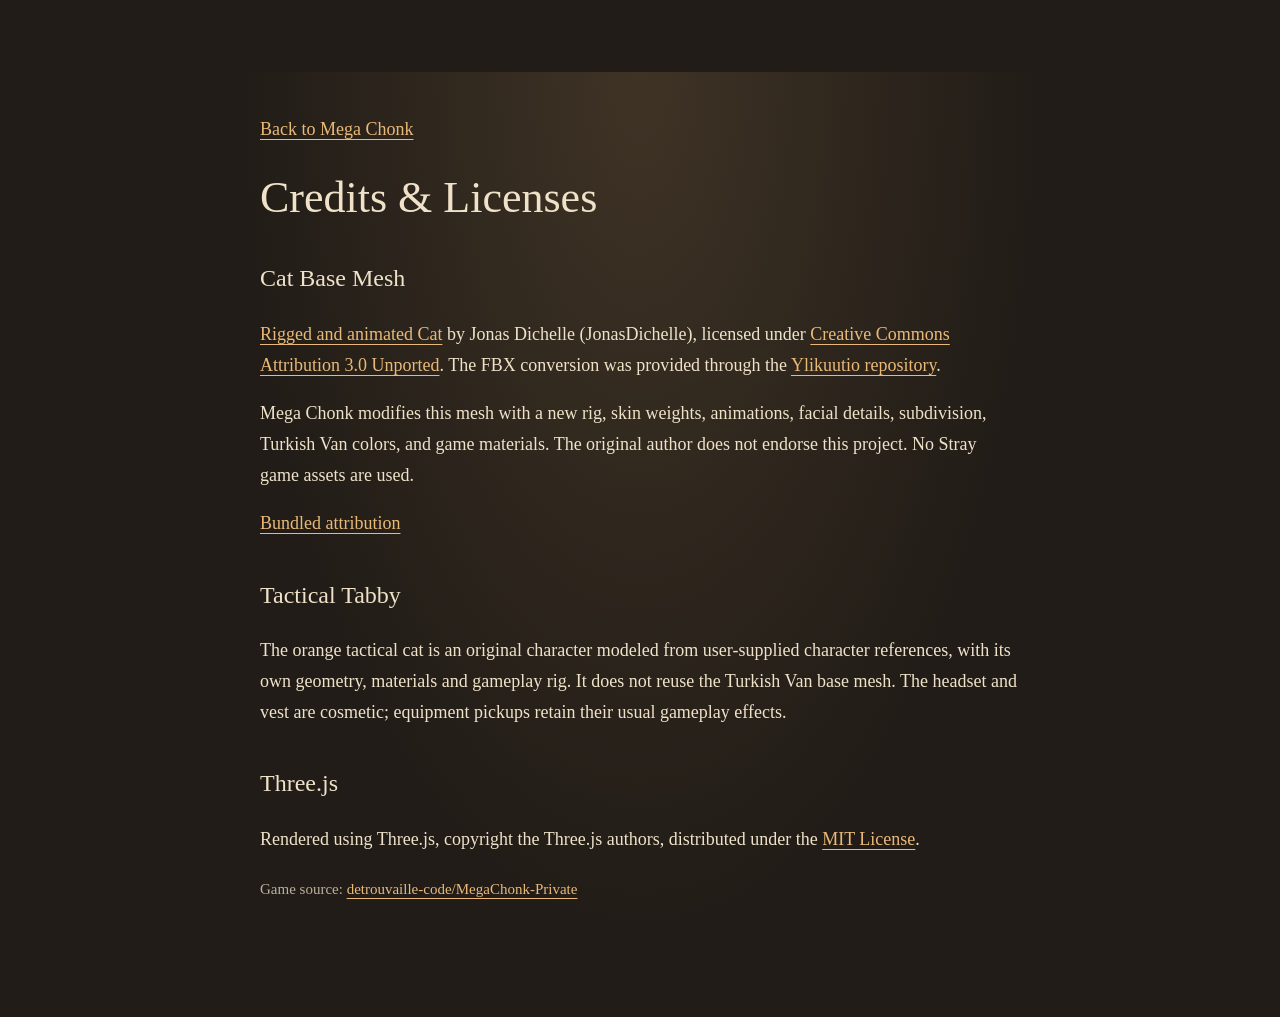
<file: credits.html>
<!doctype html>
<html lang="en">
  <head>
    <meta charset="utf-8" />
    <meta name="viewport" content="width=device-width, initial-scale=1" />
    <title>Mega Chonk | Credits</title>
    <style>
      :root { color-scheme: dark; color: #efe2c9; background: #211c17; font: 18px/1.7 Georgia, serif; }
      body { max-width: 760px; margin: 8vh auto; padding: 24px; background: radial-gradient(ellipse at top, #3f3325, transparent 70%); }
      h1 { font-size: 44px; line-height: 1.1; font-weight: 400; }
      h2 { margin-top: 36px; font-size: 24px; font-weight: 400; }
      a { color: #e9b978; text-underline-offset: 4px; }
      small { color: #bcb09c; }
    </style>
  </head>
  <body>
    <p><a href="./">Back to Mega Chonk</a></p>
    <h1>Credits &amp; Licenses</h1>
    <h2>Cat Base Mesh</h2>
    <p><a href="https://blendswap.com/blend/18519">Rigged and animated Cat</a> by Jonas Dichelle (JonasDichelle), licensed under <a href="https://creativecommons.org/licenses/by/3.0/">Creative Commons Attribution 3.0 Unported</a>. The FBX conversion was provided through the <a href="https://github.com/nrz/ylikuutio">Ylikuutio repository</a>.</p>
    <p>Mega Chonk modifies this mesh with a new rig, skin weights, animations, facial details, subdivision, Turkish Van colors, and game materials. The original author does not endorse this project. No Stray game assets are used.</p>
    <p><a href="./assets/models/source/jonas-dichelle-cat/ATTRIBUTION.md">Bundled attribution</a></p>
    <h2>Tactical Tabby</h2>
    <p>The orange tactical cat is an original character modeled from user-supplied character references, with its own geometry, materials and gameplay rig. It does not reuse the Turkish Van base mesh. The headset and vest are cosmetic; equipment pickups retain their usual gameplay effects.</p>
    <h2>Three.js</h2>
    <p>Rendered using Three.js, copyright the Three.js authors, distributed under the <a href="./vendor/three/LICENSE">MIT License</a>.</p>
    <p><small>Game source: <a href="https://github.com/detrouvaille-code/MegaChonk-Private">detrouvaille-code/MegaChonk-Private</a></small></p>
  </body>
</html>
</file>
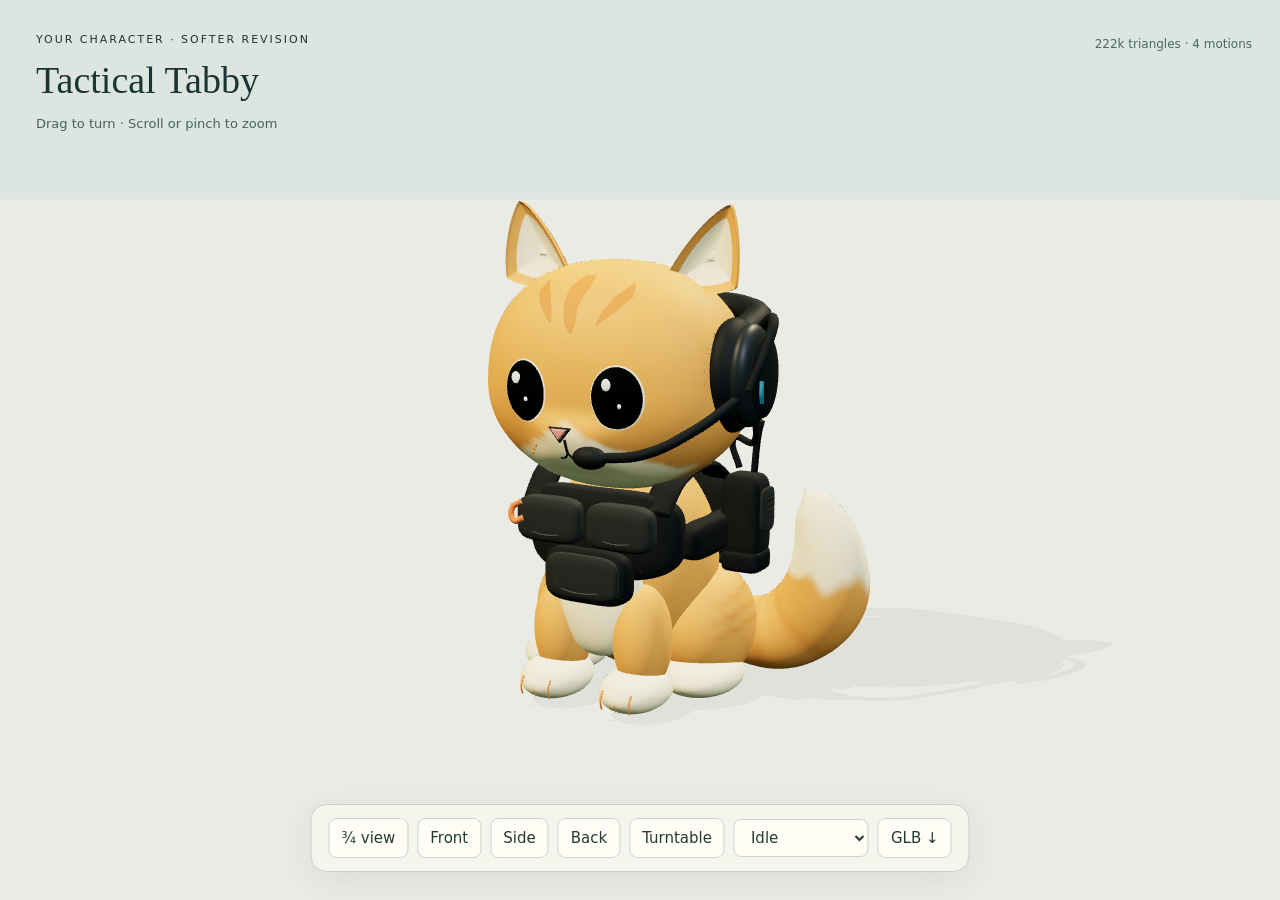
<file: assets/models/artist-work/tactical-tabby-soft/preview.html>
<!doctype html>
<html lang="en">
<head>
  <meta charset="utf-8">
  <meta name="viewport" content="width=device-width, initial-scale=1">
  <title>Tactical Tabby · Softer revision</title>
  <link rel="icon" href="data:image/svg+xml,%3Csvg xmlns='http://www.w3.org/2000/svg' viewBox='0 0 32 32'%3E%3Ctext y='26' font-size='26'%3E🐈%3C/text%3E%3C/svg%3E">
  <style>
    *{box-sizing:border-box}body{margin:0;color:#1b3434;background:#dce5df;font:15px/1.5 system-ui,sans-serif}canvas{position:fixed;inset:0;width:100%;height:100%;touch-action:none}header{position:absolute;top:32px;left:36px;pointer-events:none}header p{margin:0;font-size:11px;letter-spacing:.18em;text-transform:uppercase}h1{font:500 clamp(24px,4vw,38px)/1.2 Georgia,serif;margin:9px 0}header span{font-size:13px;color:#48615d}.panel{position:absolute;bottom:28px;left:50%;transform:translateX(-50%);display:flex;gap:9px;align-items:center;flex-wrap:wrap;justify-content:center;padding:13px 17px;background:#f6f5edee;border:1px solid #c6d2c9;border-radius:16px;box-shadow:0 8px 32px #16322b12;max-width:calc(100vw - 28px);width:max-content}button,select,a{font:inherit;color:#203b36;border:1px solid #c9d4ca;border-radius:8px;padding:8px 12px;background:#fffdf6;cursor:pointer;text-decoration:none}button:hover,a:hover{background:#e9eee4}button[aria-pressed=true]{background:#24453c;color:#fffef3}select{max-width:160px}#status{position:absolute;right:28px;top:35px;text-align:right;color:#4d6861;font-size:12px}#error{color:#913e30}@media(max-width:650px){header{top:22px;left:22px}header span{display:block;max-width:220px}#status{top:125px;right:22px}.panel{bottom:16px;gap:6px;padding:10px}.panel button,.panel select,.panel a{font-size:12px;padding:7px 9px}}
  </style>
  <script type="importmap">{"imports":{"three":"./viewer-vendor/build/three.module.js","three/addons/":"./viewer-vendor/examples/jsm/"}}</script>
</head>
<body>
  <canvas id="view" aria-label="Interactive 3D model of the orange tactical tabby cat"></canvas>
  <header><p>Your character · Softer revision</p><h1>Tactical Tabby</h1><span>Drag to turn · Scroll or pinch to zoom</span></header>
  <div id="status" role="status">Loading your 3D character…</div>
  <nav class="panel" aria-label="Character preview controls">
    <button data-view="hero">¾ view</button><button data-view="front">Front</button><button data-view="side">Side</button><button data-view="rear">Back</button>
    <button id="rotate" aria-pressed="false">Turntable</button>
    <select id="motion" aria-label="Preview animation"><option>Loading…</option></select>
    <a href="./tactical-tabby.glb" download>GLB ↓</a>
  </nav>
  <script type="module">
    import * as THREE from 'three';
    import {OrbitControls} from 'three/addons/controls/OrbitControls.js';
    import {GLTFLoader} from 'three/addons/loaders/GLTFLoader.js';
    const renderer=new THREE.WebGLRenderer({canvas:document.querySelector('#view'),antialias:true});
    renderer.setPixelRatio(Math.min(devicePixelRatio,2));renderer.setClearColor(0xdce5df);
    renderer.shadowMap.enabled=true;renderer.shadowMap.type=THREE.PCFSoftShadowMap;
    renderer.toneMapping=THREE.ACESFilmicToneMapping;renderer.toneMappingExposure=1.25;
    const scene=new THREE.Scene();scene.add(new THREE.HemisphereLight(0xf9f4e2,0x657d70,1.4));
    for(const [p,color,intensity] of [[[ -3,5,4],0xffe6bf,2.5],[[4,3,2],0xd8e8ff,1.4],[[1,4,-4],0xfff1ce,2.0]]){
      const light=new THREE.DirectionalLight(color,intensity);light.position.set(...p);scene.add(light);
      if(p[0]<0){light.castShadow=true;light.shadow.mapSize.set(2048,2048);light.shadow.camera.left=-3;light.shadow.camera.right=3;light.shadow.camera.top=4;light.shadow.camera.bottom=-3;light.shadow.normalBias=.025;}
    }
    const floor=new THREE.Mesh(new THREE.PlaneGeometry(200,200),new THREE.MeshStandardMaterial({color:0xdce5df,roughness:1}));floor.rotation.x=-Math.PI/2;floor.position.y=-.014;floor.receiveShadow=true;scene.add(floor);
    const camera=new THREE.PerspectiveCamera(33,innerWidth/innerHeight,.05,100);camera.position.set(4,2.9,7);
    const controls=new OrbitControls(camera,renderer.domElement);controls.target.set(.1,1.34,0);controls.enableDamping=true;controls.minDistance=2.8;controls.maxDistance=13;controls.maxPolarAngle=Math.PI*.49;controls.autoRotateSpeed=1.3;
    const status=document.querySelector('#status'),motion=document.querySelector('#motion');
    let mixer,active;
    const clock=new THREE.Clock();
    function resize(){renderer.setSize(innerWidth,innerHeight);camera.aspect=innerWidth/innerHeight;camera.updateProjectionMatrix();}resize();addEventListener('resize',resize);
    const positions={hero:[4,2.9,7],front:[0,2.0,8],side:[8,2.0,0],rear:[0,2.0,-8]};
    for(const button of document.querySelectorAll('[data-view]'))button.addEventListener('click',()=>{camera.position.set(...positions[button.dataset.view]);controls.target.set(.1,1.34,0);controls.update();});
    document.querySelector('#rotate').addEventListener('click',e=>{controls.autoRotate=!controls.autoRotate;e.currentTarget.setAttribute('aria-pressed',String(controls.autoRotate));});
    try{
      const gltf=await new GLTFLoader().loadAsync('./tactical-tabby.glb');scene.add(gltf.scene);
      let meshes=0,triangles=0,skinned=0;
      gltf.scene.traverse(obj=>{if(obj.isMesh){meshes++;obj.castShadow=true;obj.receiveShadow=false;triangles+=(obj.geometry.index?.count??obj.geometry.attributes.position.count)/3;if(obj.isSkinnedMesh)skinned++;}});
      mixer=new THREE.AnimationMixer(gltf.scene);motion.replaceChildren();
      for(const clip of gltf.animations){const option=document.createElement('option');option.value=clip.name;option.textContent=clip.name.replace(/_/g,' ');motion.append(option);}
      const still=document.createElement('option');still.value='still';still.textContent='Still pose';motion.append(still);
      function play(){if(active)active.stop();const clip=gltf.animations.find(c=>c.name===motion.value);active=clip?mixer.clipAction(clip).reset().play():null;}
      motion.addEventListener('change',play);motion.value=gltf.animations.find(c=>c.name==='Idle')?.name??gltf.animations[0]?.name;play();
      const bounds=new THREE.Box3().setFromObject(gltf.scene);status.textContent=`${Math.round(triangles/1000)}k triangles · ${gltf.animations.length} motions`;
      window.__tabby={ready:true,model:gltf.scene,animations:gltf.animations,mixer,controls,camera,renderer,meshes,skinned,triangles,bounds};
    }catch(error){status.id='error';status.textContent=error.message;console.error(error);}
    renderer.setAnimationLoop(()=>{const dt=Math.min(clock.getDelta(),.05);mixer?.update(dt);controls.update();renderer.render(scene,camera);});
  </script>
</body>
</html>
</file>
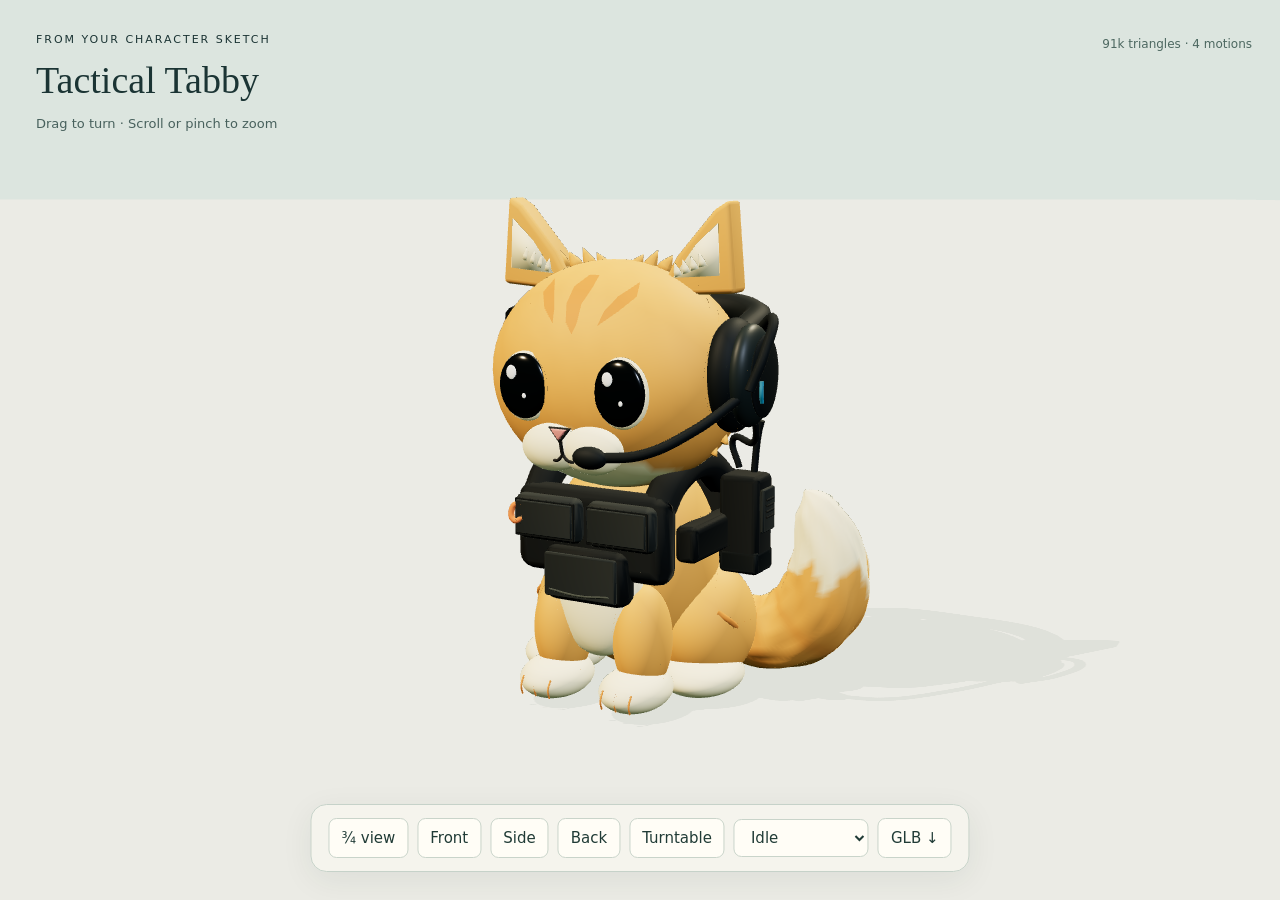
<file: assets/models/artist-work/tactical-tabby/preview.html>
<!doctype html>
<html lang="en">
<head>
  <meta charset="utf-8">
  <meta name="viewport" content="width=device-width, initial-scale=1">
  <title>Tactical Tabby · 3D character preview</title>
  <link rel="icon" href="data:image/svg+xml,%3Csvg xmlns='http://www.w3.org/2000/svg' viewBox='0 0 32 32'%3E%3Ctext y='26' font-size='26'%3E🐈%3C/text%3E%3C/svg%3E">
  <style>
    *{box-sizing:border-box}body{margin:0;color:#1b3434;background:#dce5df;font:15px/1.5 system-ui,sans-serif}canvas{position:fixed;inset:0;width:100%;height:100%;touch-action:none}header{position:absolute;top:32px;left:36px;pointer-events:none}header p{margin:0;font-size:11px;letter-spacing:.18em;text-transform:uppercase}h1{font:500 clamp(24px,4vw,38px)/1.2 Georgia,serif;margin:9px 0}header span{font-size:13px;color:#48615d}.panel{position:absolute;bottom:28px;left:50%;transform:translateX(-50%);display:flex;gap:9px;align-items:center;flex-wrap:wrap;justify-content:center;padding:13px 17px;background:#f6f5edee;border:1px solid #c6d2c9;border-radius:16px;box-shadow:0 8px 32px #16322b12;max-width:calc(100vw - 28px);width:max-content}button,select,a{font:inherit;color:#203b36;border:1px solid #c9d4ca;border-radius:8px;padding:8px 12px;background:#fffdf6;cursor:pointer;text-decoration:none}button:hover,a:hover{background:#e9eee4}button[aria-pressed=true]{background:#24453c;color:#fffef3}select{max-width:160px}#status{position:absolute;right:28px;top:35px;text-align:right;color:#4d6861;font-size:12px}#error{color:#913e30}@media(max-width:650px){header{top:22px;left:22px}header span{display:block;max-width:220px}#status{top:125px;right:22px}.panel{bottom:16px;gap:6px;padding:10px}.panel button,.panel select,.panel a{font-size:12px;padding:7px 9px}}
  </style>
  <script type="importmap">{"imports":{"three":"./viewer-vendor/build/three.module.js","three/addons/":"./viewer-vendor/examples/jsm/"}}</script>
</head>
<body>
  <canvas id="view" aria-label="Interactive 3D model of the orange tactical tabby cat"></canvas>
  <header><p>From your character sketch</p><h1>Tactical Tabby</h1><span>Drag to turn · Scroll or pinch to zoom</span></header>
  <div id="status" role="status">Loading your 3D character…</div>
  <nav class="panel" aria-label="Character preview controls">
    <button data-view="hero">¾ view</button><button data-view="front">Front</button><button data-view="side">Side</button><button data-view="rear">Back</button>
    <button id="rotate" aria-pressed="false">Turntable</button>
    <select id="motion" aria-label="Preview animation"><option>Loading…</option></select>
    <a href="./tactical-tabby.glb" download>GLB ↓</a>
  </nav>
  <script type="module">
    import * as THREE from 'three';
    import {OrbitControls} from 'three/addons/controls/OrbitControls.js';
    import {GLTFLoader} from 'three/addons/loaders/GLTFLoader.js';
    const renderer=new THREE.WebGLRenderer({canvas:document.querySelector('#view'),antialias:true});
    renderer.setPixelRatio(Math.min(devicePixelRatio,2));renderer.setClearColor(0xdce5df);
    renderer.shadowMap.enabled=true;renderer.shadowMap.type=THREE.PCFSoftShadowMap;
    renderer.toneMapping=THREE.ACESFilmicToneMapping;renderer.toneMappingExposure=1.25;
    const scene=new THREE.Scene();scene.add(new THREE.HemisphereLight(0xf9f4e2,0x657d70,1.4));
    for(const [p,color,intensity] of [[[ -3,5,4],0xffe6bf,2.5],[[4,3,2],0xd8e8ff,1.4],[[1,4,-4],0xfff1ce,2.0]]){
      const light=new THREE.DirectionalLight(color,intensity);light.position.set(...p);scene.add(light);
      if(p[0]<0){light.castShadow=true;light.shadow.mapSize.set(2048,2048);light.shadow.camera.left=-3;light.shadow.camera.right=3;light.shadow.camera.top=4;light.shadow.camera.bottom=-3;light.shadow.normalBias=.025;}
    }
    const floor=new THREE.Mesh(new THREE.PlaneGeometry(200,200),new THREE.MeshStandardMaterial({color:0xdce5df,roughness:1}));floor.rotation.x=-Math.PI/2;floor.position.y=-.014;floor.receiveShadow=true;scene.add(floor);
    const camera=new THREE.PerspectiveCamera(33,innerWidth/innerHeight,.05,100);camera.position.set(4,2.9,7);
    const controls=new OrbitControls(camera,renderer.domElement);controls.target.set(.1,1.34,0);controls.enableDamping=true;controls.minDistance=2.8;controls.maxDistance=13;controls.maxPolarAngle=Math.PI*.49;controls.autoRotateSpeed=1.3;
    const status=document.querySelector('#status'),motion=document.querySelector('#motion');
    let mixer,active;
    const clock=new THREE.Clock();
    function resize(){renderer.setSize(innerWidth,innerHeight);camera.aspect=innerWidth/innerHeight;camera.updateProjectionMatrix();}resize();addEventListener('resize',resize);
    const positions={hero:[4,2.9,7],front:[0,2.0,8],side:[8,2.0,0],rear:[0,2.0,-8]};
    for(const button of document.querySelectorAll('[data-view]'))button.addEventListener('click',()=>{camera.position.set(...positions[button.dataset.view]);controls.target.set(.1,1.34,0);controls.update();});
    document.querySelector('#rotate').addEventListener('click',e=>{controls.autoRotate=!controls.autoRotate;e.currentTarget.setAttribute('aria-pressed',String(controls.autoRotate));});
    try{
      const gltf=await new GLTFLoader().loadAsync('./tactical-tabby.glb');scene.add(gltf.scene);
      let meshes=0,triangles=0,skinned=0;
      gltf.scene.traverse(obj=>{if(obj.isMesh){meshes++;obj.castShadow=true;obj.receiveShadow=false;triangles+=(obj.geometry.index?.count??obj.geometry.attributes.position.count)/3;if(obj.isSkinnedMesh)skinned++;}});
      mixer=new THREE.AnimationMixer(gltf.scene);motion.replaceChildren();
      for(const clip of gltf.animations){const option=document.createElement('option');option.value=clip.name;option.textContent=clip.name.replace(/_/g,' ');motion.append(option);}
      const still=document.createElement('option');still.value='still';still.textContent='Still pose';motion.append(still);
      function play(){if(active)active.stop();const clip=gltf.animations.find(c=>c.name===motion.value);active=clip?mixer.clipAction(clip).reset().play():null;}
      motion.addEventListener('change',play);motion.value=gltf.animations.find(c=>c.name==='Idle')?.name??gltf.animations[0]?.name;play();
      const bounds=new THREE.Box3().setFromObject(gltf.scene);status.textContent=`${Math.round(triangles/1000)}k triangles · ${gltf.animations.length} motions`;
      window.__tabby={ready:true,model:gltf.scene,animations:gltf.animations,mixer,controls,camera,renderer,meshes,skinned,triangles,bounds};
    }catch(error){status.id='error';status.textContent=error.message;console.error(error);}
    renderer.setAnimationLoop(()=>{const dt=Math.min(clock.getDelta(),.05);mixer?.update(dt);controls.update();renderer.render(scene,camera);});
  </script>
</body>
</html>
</file>
